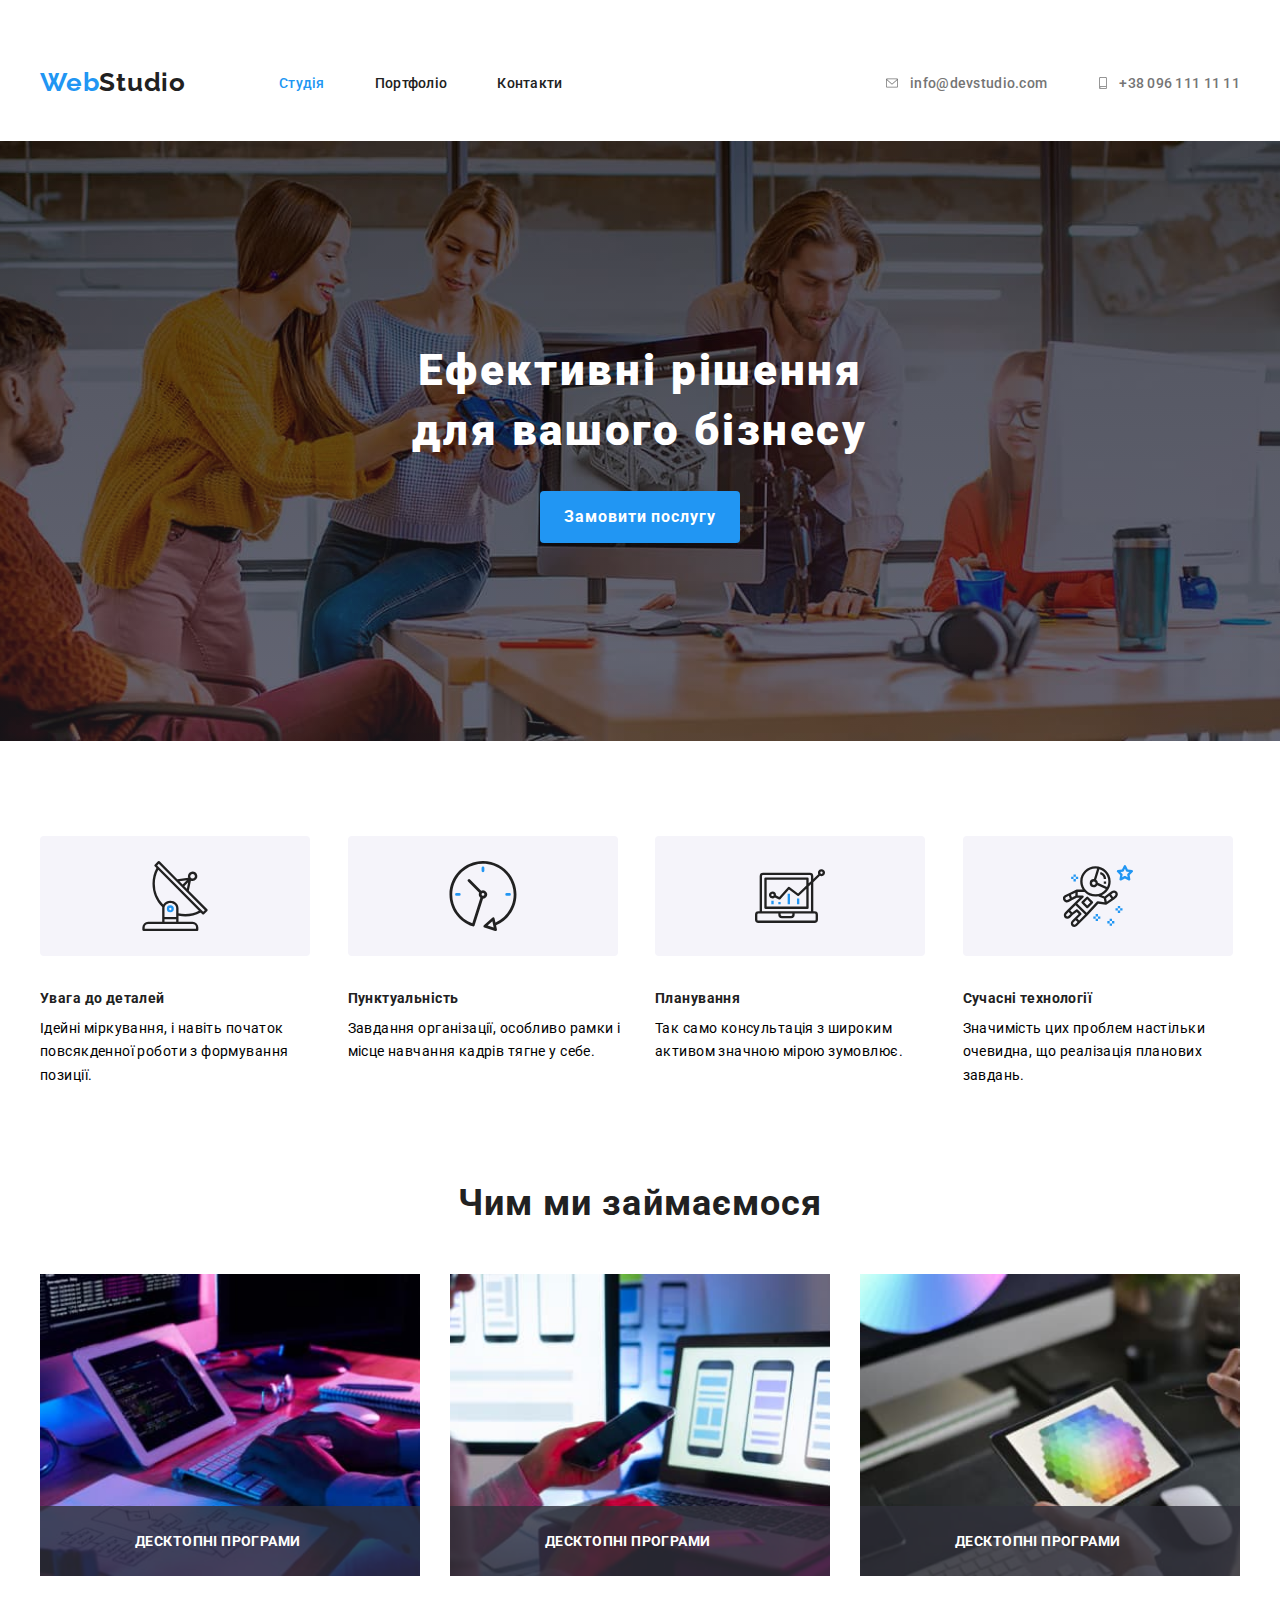
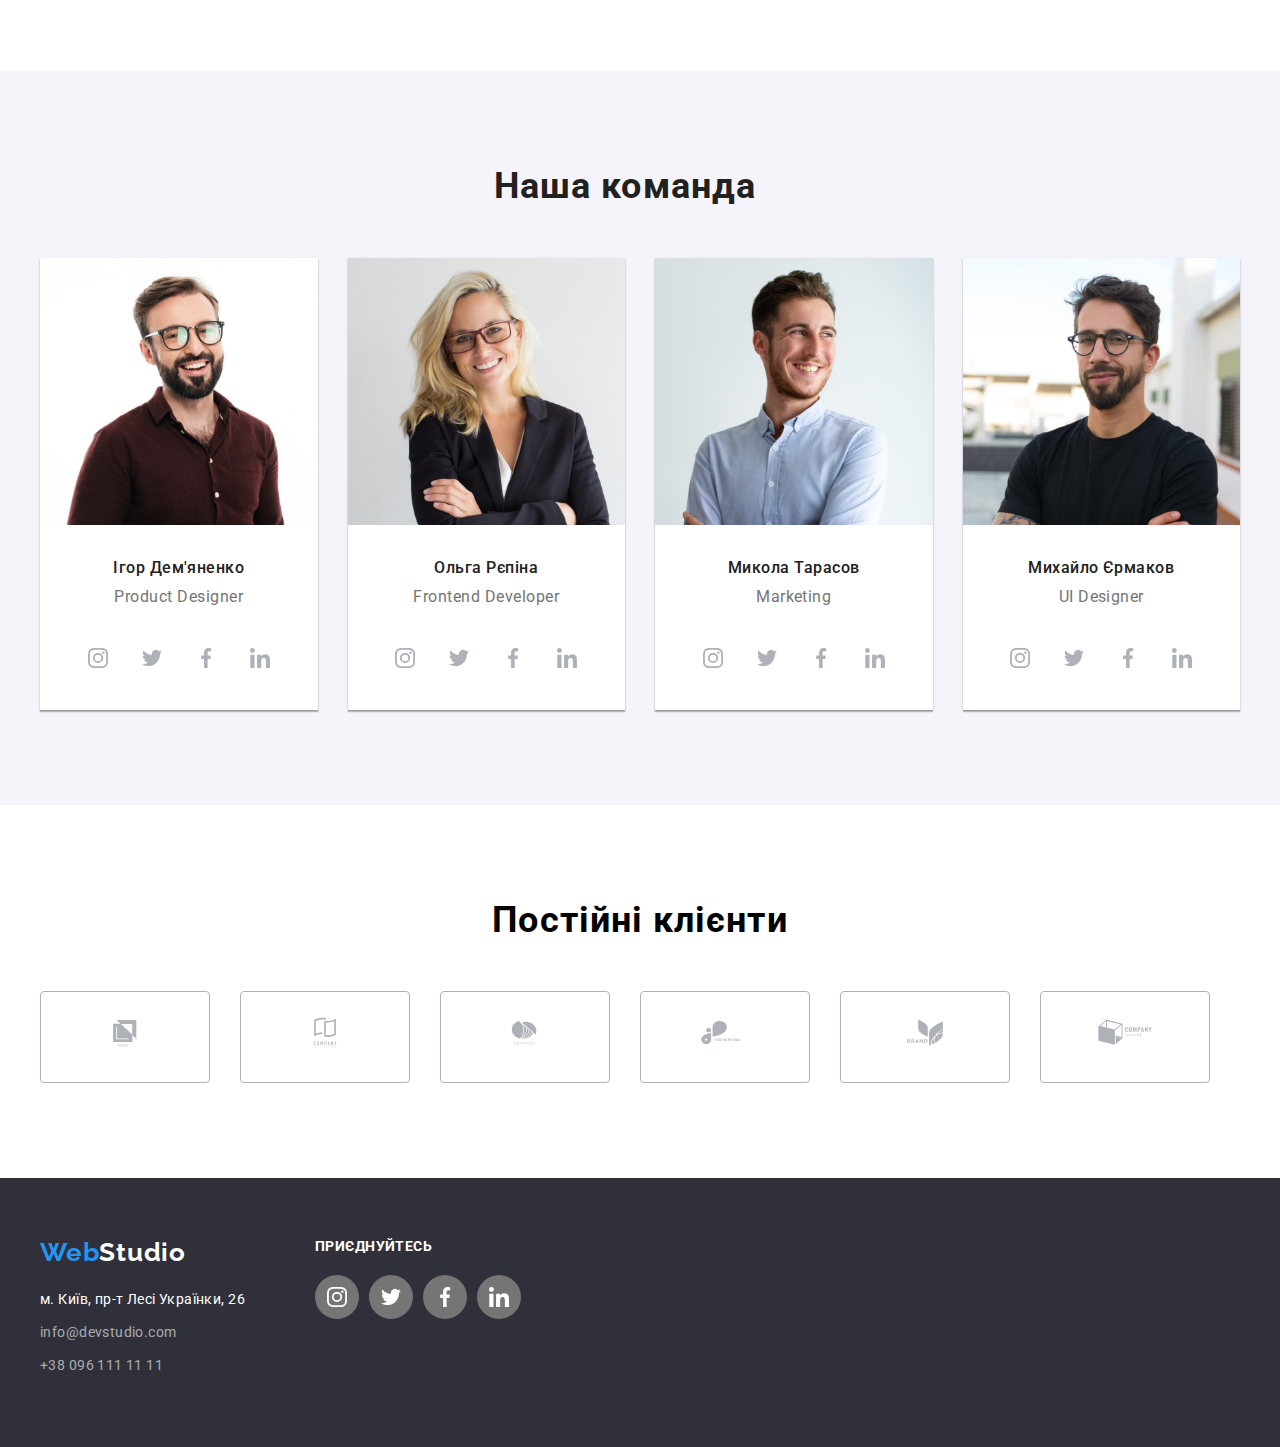
<file: index.html>
<!DOCTYPE html>
<html lang="en">
    <head>
        <meta charset="UTF-8">
        <meta http-equiv="X-UA-Compatible" content="IE=edge">
        <meta name="viewport" content="width=device-width, initial-scale=1.0">
        <title>webstudio</title>
        <link href="https://fonts.googleapis.com/css2?family=Raleway:wght@700&family=Roboto:wght@400;500;700;900&display=swap" rel="stylesheet">
        <link rel="stylesheet" href="https://cdnjs.cloudflare.com/ajax/libs/modern-normalize/2.0.0/modern-normalize.min.css">
        <link rel="stylesheet" href="./css/styles.css">
    </head>
    <body>

        <!-- шапка сайту -->
        <header class="header">
            <div class="container main__nav">
                <a href="/" class="header__link logo">Web<span class="header__color-logo">Studio</span>
                </a>
        
                <!-- навігація -->
                <nav class="navigation">
                    <ul class="navigation__list">
                        <li class="navigation__list-item">
                            <a class="navigation__link current" href="">Студія</a>
                        </li>

                        <li class="navigation__list-item">
                            <a class="navigation__link" href="./portfolio.html">Портфоліо</a>
                        </li>

                        <li class="navigation__list-item">
                            <a class="navigation__link" href="">Контакти</a>
                        </li>
                    </ul>
                </nav>
                <ul class="contacts__list">
                    <li class="contacts__list-item">
                        <a href="mailto:info@devstudio.com" class="contacts__list-link">
                            <svg class="contacts__icon" width="16" height="12">
                                <use href="./images/sprite.svg#icon-envelope"></use>
                            </svg>info@devstudio.com
                        </a>
                    </li>

                    <li class="contacts__list-item">
                        <a href="tel:+380961111111" class="contacts__list-link">
                            <svg class="contacts__icon" width="12" height="16">
                                <use href="./images/sprite.svg#icon-smartphone"></use>
                            </svg>+38 096 111 11 11
                        </a>
                    </li>
                </ul>
            </div>
        </header>
        <main>

            <!-- секція герой -->
            <section class="hiro">
                <div class="container">

                    <!-- модальне вікно -->
                    <div class="backdrop is-hidden" data-backdrop>
                        <div class="modal">
                            <button type="button" data-modal-close>закрити</button>
                        </div>
                    </div>
                    <h1 class="hiro__title">Ефективні рішення <br> для вашого бізнесу</h1>
                    <button type="button" class="hiro__button" data-modal-open>Замовити послугу</button>
                </div>
            </section>

            <!-- інноваційні рішення -->
            <section class="innovations">
                <div class="container">
                    <ul class="innovations__list">
                        <li class="innovations__list-item">
                            <svg class="innovations__icon" width="70" height="70">
                                <use href="./images/sprite.svg#icon-antenna"></use>
                            </svg>
                            <h2 class="innovations__title color__title">Увага до деталей</h2>
                            <p class="innovations__text">Ідейні міркування, і навіть початок повсякденної роботи з формування позиції.</p>
                        </li>

                        <li class="innovations__list-item">
                            <svg class="innovations__icon" width="70" height="70">
                                <use href="./images/sprite.svg#icon-clock"></use>
                            </svg>
                            <h2 class="innovations__title color__title">Пунктуальність</h2>
                            <p class="innovations__text">Завдання організації, особливо рамки і місце навчання кадрів тягне у себе.</p>
                        </li>

                        <li class="innovations__list-item">
                            <svg class="innovations__icon" width="70" height="70">
                                <use href="./images/sprite.svg#icon-diagram"></use>
                            </svg>
                            <h2 class="innovations__title color__title">Планування</h2>
                            <p class="innovations__text">Так само консультація з широким активом значною мірою зумовлює.</p>
                        </li>

                        <li class="innovations__list-item">
                            <svg class="innovations__icon" width="70" height="70">
                                <use href="./images/sprite.svg#icon-astronaut"></use>
                            </svg>
                            <h2 class="innovations__title color__title">Сучасні технології</h2>
                            <p class="innovations__text">Значимість цих проблем настільки очевидна, що реалізація планових завдань.</p>
                        </li>
                    </ul>
                </div>
            </section>

            <!-- приклади робіт -->
            <section class="work">
                <div class="container">
                    <h3 class="work__title color__title">Чим ми займаємося</h3>
                    <ul class="work__list">
                        <li class="work__list-item">
                            <div class="img__thumb">
                                <img class="work__img" src="./images/picture1.jpg" alt="" width="370">
                                <p class="work__list-text">Десктопні програми</p>
                            </div>    
                        </li>

                        <li class="work__list-item">
                            <div class="img__thumb">
                                <img class="work__img" src="./images/picture2.jpg" alt="" width="370">
                                <p class="work__list-text">Десктопні програми</p>
                            </div>
                        </li>

                        <li class="work__list-item">
                            <div class="img__thumb">
                                <img class="work__img" src="./images/picture3.jpg" alt="" width="370">
                                <p class="work__list-text">Десктопні програми</p>
                            </div>
                        </li>
                    </ul>
                </div>
            </section>
            
            <!-- команда професіоналів -->
            <section class="team">
            <div class="container">
                <h3 class="team__title color__title">Наша команда</h3>
                <ul class="team__list">
                    <li class="team__list-item">
                        <img class="team__list-photo" src="./images/portrait1.jpg" alt="" width="270">
                        <p class="team__text">Ігор Дем'яненко</p>
                        <p class="team__list-text">Product Designer</p>
                        
                        <!-- соціяльні мережі -->
                        <ul class="social-networks">
                            <li class="social-networks__list">
                                <a class="social-netvorks-link" href="">
                                    <svg class="social-networks__icon" width="20" height="20">
                                        <use href="./images/sprite.svg#icon-instagram"></use>
                                    </svg>
                                </a>
                            </li>
            
                            <li class="social-networks__list">
                                <a class="social-netvorks-link" href="">
                                    <svg class="social-networks__icon" width="20" height="20">
                                        <use href="./images/sprite.svg#icon-twitter"></use>
                                    </svg>
                                </a>
                            </li>

                            <li class="social-networks__list">
                                <a class="social-netvorks-link" href="">
                                    <svg class="social-networks__icon" width="20" height="20">
                                        <use href="./images/sprite.svg#icon-facebook"></use>
                                    </svg>
                                </a>
                            </li>

                            <li class="social-networks__list">
                                <a class="social-netvorks-link" href="">
                                    <svg class="social-networks__icon" width="20" height="20">
                                    <use href="./images/sprite.svg#icon-linkedin"></use>
                                </svg>
                            </a>
                            </li>
                        </ul>
                    </li>

                    <li class="team__list-item">
                        <img class="team__list-photo" src="./images/portrait2.jpg" alt="" width="270">
                        <p class="team__text">Ольга Рєпіна</p>
                        <p class="team__list-text">Frontend Developer</p>

                        <!-- соціяльні мережі -->
                        <ul class="social-networks">
                            <li class="social-networks__list">
                                <a class="social-netvorks-link" href="">
                                    <svg class="social-networks__icon" width="20" height="20">
                                        <use href="./images/sprite.svg#icon-instagram"></use>
                                    </svg>
                                </a>
                            </li>
            
                            <li class="social-networks__list">
                                <a class="social-netvorks-link" href="">
                                    <svg class="social-networks__icon" width="20" height="20">
                                        <use href="./images/sprite.svg#icon-twitter"></use>
                                    </svg>
                                </a>
                            </li>

                            <li class="social-networks__list">
                                <a class="social-netvorks-link" href="">
                                    <svg class="social-networks__icon" width="20" height="20">
                                        <use href="./images/sprite.svg#icon-facebook"></use>
                                    </svg>
                                </a>
                            </li>

                            <li class="social-networks__list">
                                <a class="social-netvorks-link" href="">
                                    <svg class="social-networks__icon" width="20" height="20">
                                    <use href="./images/sprite.svg#icon-linkedin"></use>
                                </svg>
                            </a>
                            </li>
                        </ul>
                    </li>

                    <li class="team__list-item">
                        <img class="team__list-photo" src="./images/portrait3.jpg" alt="" width="270">
                        <p class="team__text">Микола Тарасов</p>
                        <p class="team__list-text">Marketing</p>

                        <!-- соціяльні мережі -->
                        <ul class="social-networks">
                            <li class="social-networks__list">
                                <a class="social-netvorks-link" href="">
                                    <svg class="social-networks__icon" width="20" height="20">
                                        <use href="./images/sprite.svg#icon-instagram"></use>
                                    </svg>
                                </a>
                            </li>
            
                            <li class="social-networks__list">
                                <a class="social-netvorks-link" href="">
                                    <svg class="social-networks__icon" width="20" height="20">
                                        <use href="./images/sprite.svg#icon-twitter"></use>
                                    </svg>
                                </a>
                            </li>

                            <li class="social-networks__list">
                                <a class="social-netvorks-link" href="">
                                    <svg class="social-networks__icon" width="20" height="20">
                                        <use href="./images/sprite.svg#icon-facebook"></use>
                                    </svg>
                                </a>
                            </li>

                            <li class="social-networks__list">
                                <a class="social-netvorks-link" href="">
                                    <svg class="social-networks__icon" width="20" height="20">
                                    <use href="./images/sprite.svg#icon-linkedin"></use>
                                </svg>
                            </a>
                            </li>
                        </ul>
                    </li>

                    <li class="team__list-item">
                        <img class="team__list-photo" src="./images/portrait4.jpg" alt="" width="270">
                        <p class="team__text">Михайло Єрмаков</p>
                        <p class="team__list-text">UI Designer</p>

                        <!-- соціяльні мережі -->
                        <ul class="social-networks">
                            <li class="social-networks__list">
                                <a class="social-netvorks-link" href="">
                                    <svg class="social-networks__icon" width="20" height="20">
                                        <use href="./images/sprite.svg#icon-instagram"></use>
                                    </svg>
                                </a>
                            </li>
            
                            <li class="social-networks__list">
                                <a class="social-netvorks-link" href="">
                                    <svg class="social-networks__icon" width="20" height="20">
                                        <use href="./images/sprite.svg#icon-twitter"></use>
                                    </svg>
                                </a>
                            </li>

                            <li class="social-networks__list">
                                <a class="social-netvorks-link" href="">
                                    <svg class="social-networks__icon" width="20" height="20">
                                        <use href="./images/sprite.svg#icon-facebook"></use>
                                    </svg>
                                </a>
                            </li>

                            <li class="social-networks__list">
                                <a class="social-netvorks-link" href="">
                                    <svg class="social-networks__icon" width="20" height="20">
                                    <use href="./images/sprite.svg#icon-linkedin"></use>
                                </svg>
                            </a>
                            </li>
                        </ul>
                    </li>
                </ul>
            </div>
            </section>

            <!-- постійні клієнти -->
            <section class="clients">
                <div class="container">
                    <h2 class="clients__title">Постійні клієнти</h2>
                    <ul class="clients__list">
                        <li class="clients__list-item">
                            <a class="clients__list-link" href="">
                                <svg class="clients__icon" width="106" height="60">
                                    <use href="./images/sprite.svg#icon-company"></use>
                                </svg>
                            </a>
                        </li>

                        <li class="clients__list-item">
                            <a class="clients__list-link" class="client__item-link" href="">
                                <svg class="clients__icon" width="106" height="60">
                                    <use href="./images/sprite.svg#icon-company1"></use>
                                </svg>
                            </a>
                        </li>

                        <li class="clients__list-item">
                            <a class="clients__list-link" class="client__item-link" href="">
                                <svg class="clients__icon" width="106" height="60">
                                    <use href="./images/sprite.svg#icon-company2"></use>
                                </svg>
                            </a>
                        </li>

                        <li class="clients__list-item">
                            <a class="clients__list-link" class="client__item-link" href="">
                                <svg class="clients__icon" width="106" height="60">
                                    <use href="./images/sprite.svg#icon-company3"></use>
                                </svg>
                            </a>
                        </li>

                        <li class="clients__list-item">
                            <a class="clients__list-link" class="client__item-link" href="">
                                <svg class="clients__icon" width="106" height="60">
                                    <use href="./images/sprite.svg#icon-company4"></use>
                                </svg>
                            </a>
                        </li>

                        <li class="clients__list-item">
                            <a class="clients__list-link" class="client__item-link" href="">
                                <svg class="clients__icon" width="106" height="60">
                                    <use href="./images/sprite.svg#icon-company5"></use>
                                </svg>
                            </a>
                        </li>
                    </ul>
                </div>
            </section>
        </main>

        <!-- подвал -->
        <footer class="footer">
            <div class="container positioning">
                <div>
                    <a class="footer__link logo" href="/">Web<span class="footer__color-logo">Studio</span></a>
                    <div class="container__address">
                        <address class="address">
                            м. Київ, пр-т Лесі Українки, 26
                        </address>
                        <ul class="footer__list">
                            <li class="footer__list-item">
                                <a class="footer__list-link" href="mailto:info@devstudio.com">info@devstudio.com</a>
                            </li>
                            <li class="footer__list-item">
                                <a class="footer__list-link" href="tel:+380961111111">+38 096 111 11 11</a>
                            </li>
                        </ul>
                    </div>
                </div>

                <div>
                    <h3 class="community__title">приєднуйтесь</h3>
                    <ul class="community__item">
                        <li class="community__list">
                            <a class="community__link" href="">
                                <svg class="community__icon" width="20" height="20">
                                    <use href="./images/sprite.svg#icon-instagram"></use>
                                </svg>
                            </a>
                        </li>

                        <li class="community__list">
                            <a class="community__link" href="">
                                <svg class="community__icon" width="20" height="20">
                                    <use href="./images/sprite.svg#icon-twitter"></use>
                                </svg>
                            </a>
                        </li>

                        <li class="community__list">
                            <a class="community__link" href="">
                                <svg class="community__icon" width="20" height="20">
                                    <use href="./images/sprite.svg#icon-facebook"></use>
                                </svg>
                            </a>
                        </li>

                        <li class="community__list">
                            <a class="community__link" href="">
                                <svg class="community__icon" width="20" height="20">
                                    <use href="./images/sprite.svg#icon-linkedin"></use>
                                </svg>
                            </a>
                        </li>
                    </ul>
                </div>
            </div>
        </footer>

        <script>
            const refs = {
                openModalBtn: document.querySelector("[data-modal-open]"),
                closeModalBtn: document.querySelector("[data-modal-close]"),
                backdrop: document.querySelector("[data-backdrop]"),
            };

            refs.openModalBtn.addEventListener("click", toggleModal);
            refs.closeModalBtn.addEventListener("click", toggleModal);

            refs.backdrop.addEventListener("click", logBackdropClick);

            function toggleModal() {
                refs.backdrop.classList.toggle("is-hidden");
            }
        </script>
    </body>
</html>
</file>
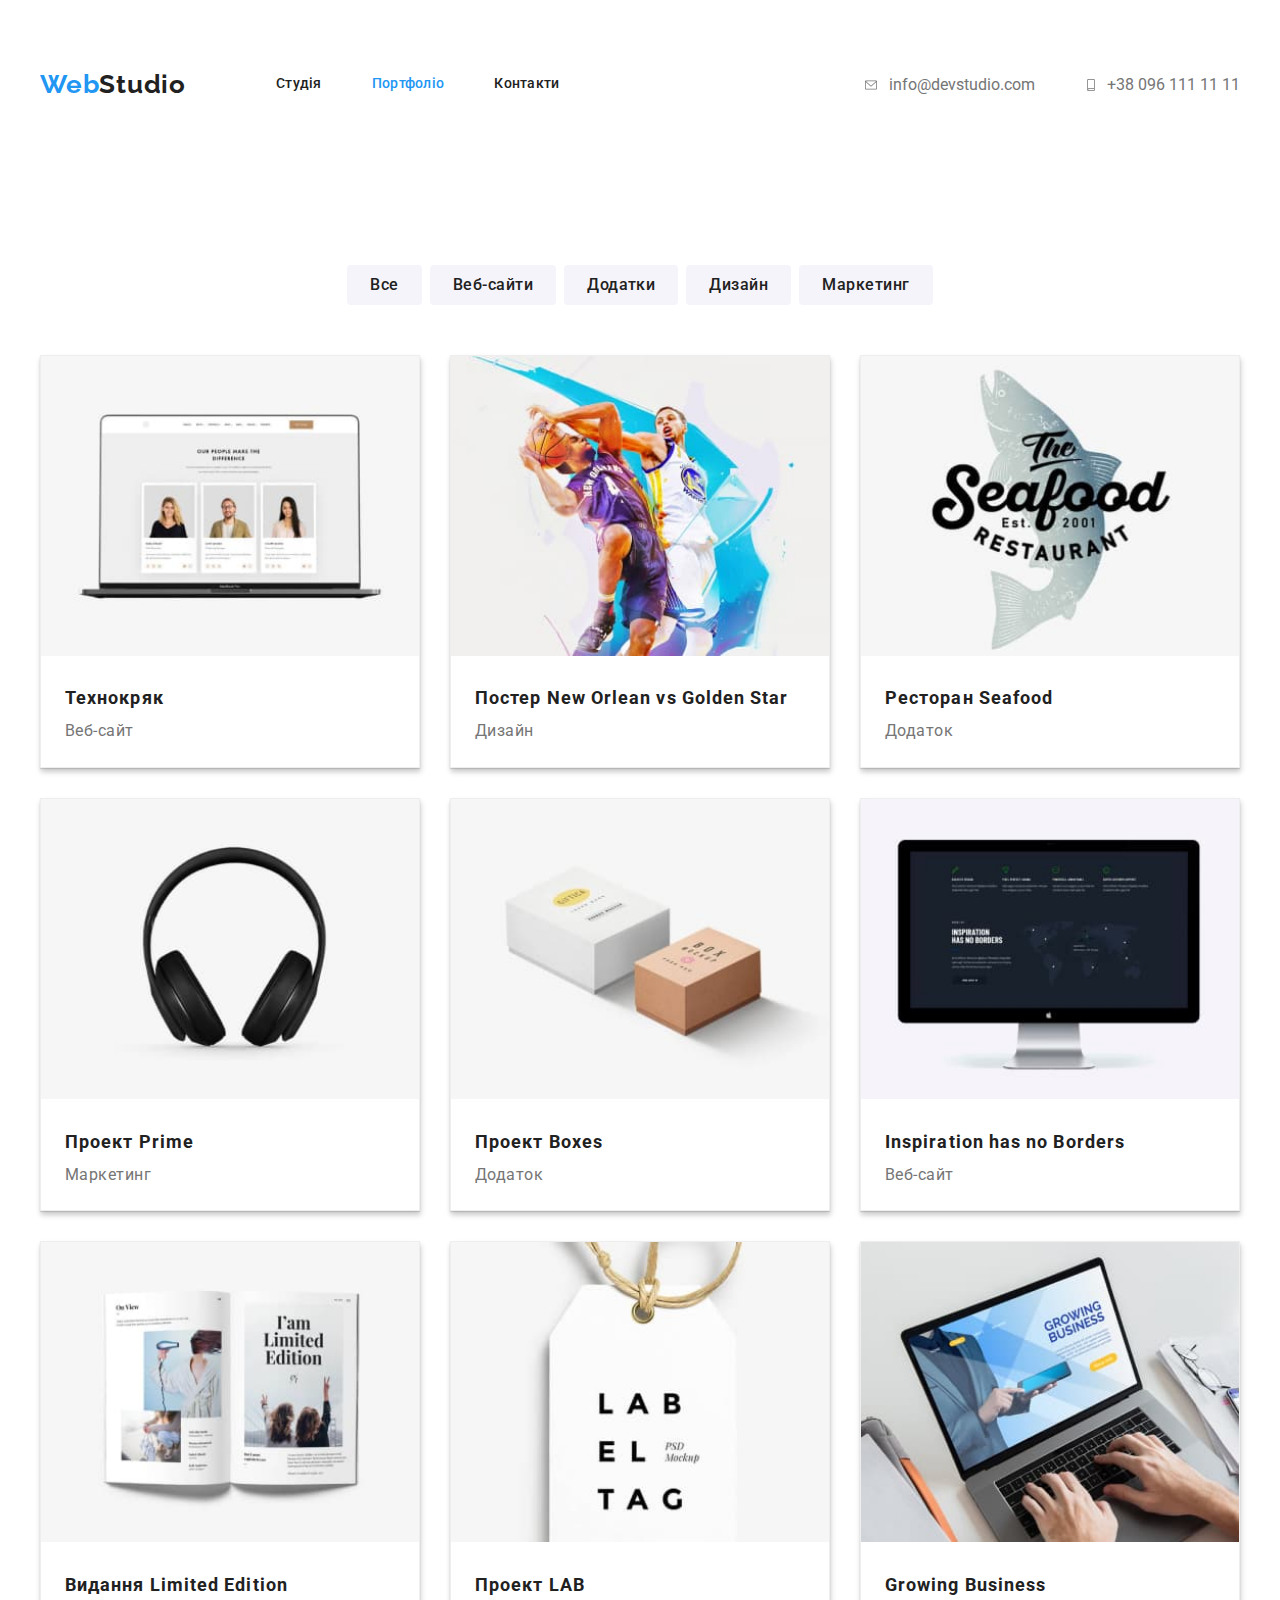
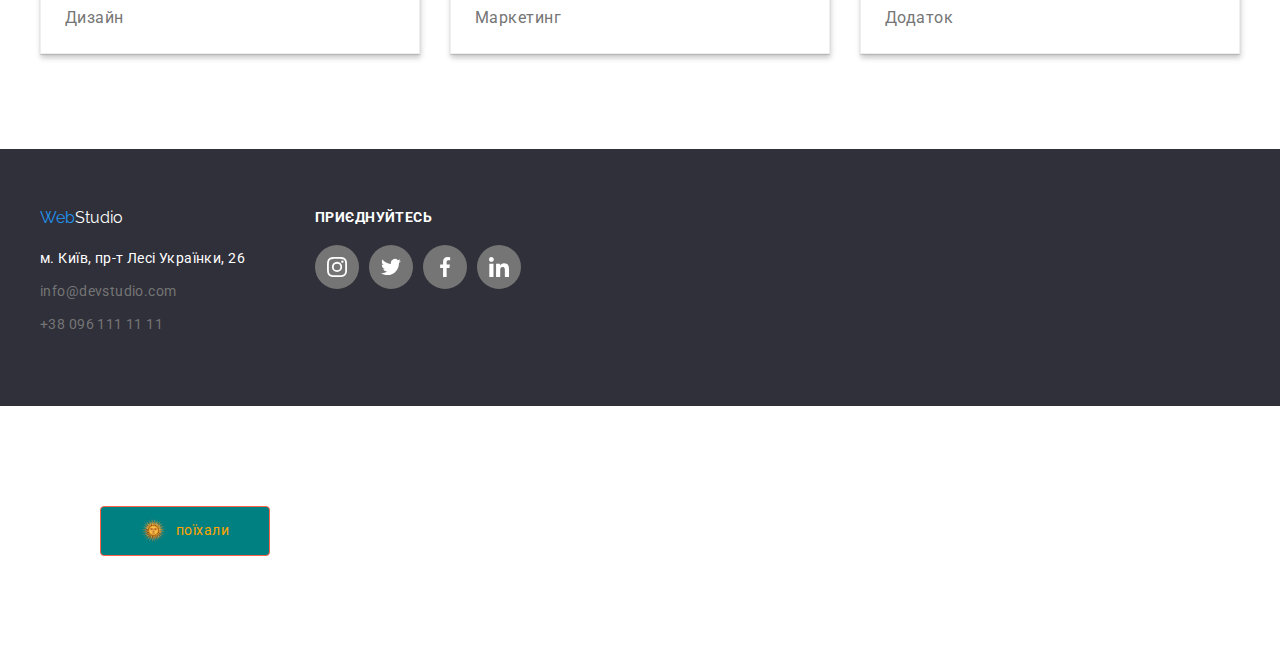
<file: portfolio.html>
<!DOCTYPE html>
<html lang="en">
    <head>
        <meta charset="UTF-8">
        <meta http-equiv="X-UA-Compatible" content="IE=edge">
        <meta name="viewport" content="width=device-width, initial-scale=1.0">
        <title>webstudio</title>
        <link href="https://fonts.googleapis.com/css2?family=Raleway:wght@700&family=Roboto:wght@400;500;700;900&display=swap" rel="stylesheet">
        <link rel="stylesheet" href="https://cdnjs.cloudflare.com/ajax/libs/modern-normalize/2.0.0/modern-normalize.min.css">
        <link rel="stylesheet" href="./css/portfolio.css">
    </head>

    <body>
        <!-- шапка сайту -->
        <header class="portfolio__header">
            <div class="container flex__header">
                <a class="portfolio__header-link portfolio__logo" href="./index.html">Web<span class="portfolio__header-logo">Studio</span>
                </a>
        
                <!-- навігація сайта -->
                <nav class="portfolio__nav">
                    <ul class="nav__list">
                        <li class="nav__list-item">
                            <a class="nav__list-link nav__font" href="./index.html">Студія</a>
                        </li>
                        <li class="nav__list-item">
                            <a class="nav__list-link nav__font current" href="./portfolio.html">Портфоліо</a>
                        </li>
                        <li class="nav__list-item">
                            <a class="nav__list-link nav__font" href="">Контакти</a>
                        </li>
                    </ul>
                </nav>
                <ul class="portfolio__contacts">
                    <li class="portfolio__contacts-item">
                        <a class="portfolio__contacts-link contacts-link" href="mailto:info@devstudio.com">
                            <svg class="contacts-icon" width="16" height="12">
                                <use href="./images/sprite.svg#icon-envelope"></use>
                            </svg>
                            info@devstudio.com
                        </a>
                    </li>
                    <li class="portfolio__contacts-item">
                        <a class="portfolio__contacts-link header__contacts" href="tel:+380961111111">
                            <svg class="contacts-icon" width="12" height="16">
                                <use href="./images/sprite.svg#icon-smartphone"></use>
                            </svg>
                            +38 096 111 11 11
                        </a>
                    </li>
                </ul>
            </div>
        </header>
        <main>

            <!-- навігація проектів -->
            <section class="projects">
                <div class="container">
                    <h1 class="projects__title">приклади наших розтобок</h1>
                    <ul class="projects__list">
                        <li class="projects__list-item">
                            <button class="projects__list-button" type="button">Все</button>
                        </li>
                        <li class="projects__list-item">
                            <button class="projects__list-button" type="button">Веб-сайти</button>
                        </li>
                        <li class="projects__list-item">
                            <button class="projects__list-button" type="button">Додатки</button>
                        </li>
                        <li class="projects__list-item">
                            <button class="projects__list-button" type="button">Дизайн</button>
                        </li>
                        <li class="projects__list-item">
                            <button class="projects__list-button" type="button">Маркетинг</button>
                        </li>
                    </ul>
                </div>
            </section>

            <!-- приклади робіт -->
            <section class="card-set">
                <div class="container">
                    <h2 class="card-set__title">приклади робіт</h2>
                    <ul class="card-set__list">
                        <li class="product-card__item card-set__item">
                            <a href="">
                                <div class="card-set__thumb">
                                    <img class="card-set__picture" src="./images/img1.jpg" alt="Веб-сайт" width="370">
                                    <div class="overlay-box">
                                        <p class="overlay-text">
                                            Технокрик це сучасний майданчик поширення коронавірусу. 
                                            Компанії використовують цю платформу для цифрового шпигунства та 
                                            атак на захищені сервери конкурентів.
                                        </p>
                                    </div>
                                </div>

                                <div class="card__text">
                                    <p class="card-set__primary-text">Технокряк</p>
                                    <p class="card-set__secondary-text">Веб-сайт</p>
                                </div>
                            </a>
                        </li>

                        <li class="product-card__item card-set__item">
                            <a href="">
                                <div class="card-set__thumb">
                                    <img class="card-set__picture" src="./images/img2.jpg" alt="Веб-сайт" width="370">
                                    <div class="overlay-box">
                                        <p class="overlay-text">
                                            Технокрик це сучасний майданчик поширення коронавірусу. 
                                            Компанії використовують цю платформу для цифрового шпигунства та 
                                            атак на захищені сервери конкурентів.
                                        </p>
                                    </div>

                                </div>
                                <div class="card__text">
                                    <p class="card-set__primary-text">Постер New Orlean vs Golden Star</p>
                                    <p class="card-set__secondary-text">Дизайн</p> 
                                </div>
                            </a>
                        </li>

                        <li class="product-card__item card-set__item">
                            <a href="">
                                <div class="card-set__thumb">
                                    <img class="card-set__picture" src="./images/img3.jpg" alt="Веб-сайт" width="370">
                                    <div class="overlay-box">
                                        <p class="overlay-text">
                                            Технокрик це сучасний майданчик поширення коронавірусу. 
                                            Компанії використовують цю платформу для цифрового шпигунства та 
                                            атак на захищені сервери конкурентів.
                                        </p>
                                    </div>

                                </div>
                                <div class="card__text">
                                    <p class="card-set__primary-text">Ресторан Seafood</p>
                                    <p class="card-set__secondary-text">Додаток</p> 
                                </div>
                            </a>                  
                        </li>
                        
                        <li class="product-card__item card-set__item">
                            <a href="">
                                <div class="card-set__thumb">
                                    <img class="card-set__picture" src="./images/img4.jpg" alt="Веб-сайт" width="370">
                                    <div class="overlay-box">
                                        <p class="overlay-text">
                                            Технокрик це сучасний майданчик поширення коронавірусу. 
                                            Компанії використовують цю платформу для цифрового шпигунства та 
                                            атак на захищені сервери конкурентів.
                                        </p>
                                    </div>

                                </div>
                                <div class="card__text">
                                    <p class="card-set__primary-text">Проект Prime</p>
                                    <p class="card-set__secondary-text">Маркетинг</p>
                                </div> 
                            </a>                   
                        </li>

                        <li class="product-card__item card-set__item">
                            <a href="">
                                <div class="card-set__thumb">
                                    <img class="card-set__picture" src="./images/img5.jpg" alt="Веб-сайт" width="370">
                                    <div class="overlay-box">
                                        <p class="overlay-text">
                                            Технокрик це сучасний майданчик поширення коронавірусу. 
                                            Компанії використовують цю платформу для цифрового шпигунства та 
                                            атак на захищені сервери конкурентів.
                                        </p>
                                    </div>

                                </div>
                                <div class="card__text">
                                    <p class="card-set__primary-text">Проект Boxes</p>
                                    <p class="card-set__secondary-text">Додаток</p> 
                                </div>
                            </a>                  
                        </li>

                        <li class="product-card__item card-set__item">
                            <a href="">
                                <div class="card-set__thumb">
                                    <img class="card-set__picture" src="./images/img6.jpg" alt="Веб-сайт" width="370">
                                    <div class="overlay-box">
                                        <p class="overlay-text">
                                            Технокрик це сучасний майданчик поширення коронавірусу. 
                                            Компанії використовують цю платформу для цифрового шпигунства та 
                                            атак на захищені сервери конкурентів.
                                        </p>
                                    </div>

                                </div>
                                <div class="card__text">
                                    <p class="card-set__primary-text">Inspiration has no Borders</p>
                                    <p class="card-set__secondary-text">Веб-сайт</p>
                                </div> 
                            </a>                   
                        </li>

                        <li class="product-card__item card-set__item">
                            <a href="">
                                <div class="card-set__thumb">
                                    <img class="card-set__picture" src="./images/img7.jpg" alt="Веб-сайт" width="370">
                                    <div class="overlay-box">
                                        <p class="overlay-text">
                                            Технокрик це сучасний майданчик поширення коронавірусу. 
                                            Компанії використовують цю платформу для цифрового шпигунства та 
                                            атак на захищені сервери конкурентів.
                                        </p>
                                    </div>

                                </div>
                                <div class="card__text">
                                    <p class="card-set__primary-text">Видання Limited Edition</p>
                                    <p class="card-set__secondary-text">Дизайн</p>
                                </div> 
                            </a>                  
                        </li>

                        <li class="product-card__item card-set__item">
                            <a href="">
                                <div class="card-set__thumb">
                                    <img class="card-set__picture" src="./images/img8.jpg" alt="Веб-сайт" width="370">
                                    <div class="overlay-box">
                                        <p class="overlay-text">
                                            Технокрик це сучасний майданчик поширення коронавірусу. 
                                            Компанії використовують цю платформу для цифрового шпигунства та 
                                            атак на захищені сервери конкурентів.
                                        </p>
                                    </div>

                                </div>
                                <div class="card__text">
                                    <p class="card-set__primary-text">Проект LAB</p>
                                    <p class="card-set__secondary-text">Маркетинг</p>
                                </div> 
                            </a>                  
                        </li>
                        
                        <li class="product-card__item card-set__item">
                            <a href="">
                                <div class="card-set__thumb">
                                    <img class="card-set__picture" src="./images/img9.jpg" alt="Веб-сайт" width="370">
                                    <div class="overlay-box">
                                        <p class="overlay-text">
                                            Технокрик це сучасний майданчик поширення коронавірусу. 
                                            Компанії використовують цю платформу для цифрового шпигунства та 
                                            атак на захищені сервери конкурентів.
                                        </p>
                                    </div>

                                </div>
                                <div class="card__text">
                                    <p class="card-set__primary-text">Growing Business</p>
                                    <p class="card-set__secondary-text">Додаток</p> 
                                </div>
                            </a>                   
                        </li>
                    </ul>
                </div>
            </section>
        </main>

        <!--портфоліо подвал -->
        <footer class="portfolio__footer">
            <div class="container container-flex">
                <div>
                    <a class="portfolio__footer-link portfolio__footer-logo" href="/">Web<span class="portfolio__footer__color-logo">Studio</span>
                    </a>
                    <address class="portfolio__addres">
                        м. Київ, пр-т Лесі Українки, 26
                    </address>
                    <ul class="portfolio__footer-list">
                        <li class="portfolio__footer-item portfolio__footer-contacts">
                            <a class="footer__contacts-link" href="mailto:info@devstudio.com">info@devstudio.com</a>
                        </li>
    
                        <li class="portfolio__footer-item portfolio__footer-contacts">
                            <a class="footer__contacts-link" href="tel:+380961111111">+38 096 111 11 11</a>
                        </li>
                    </ul>    
                </div>

                 <!-- футер соціальні мережі -->
                <div>
                    <h3 class="footer-text">приєднуйтесь</h3>
                    <ul class="portfolio-community">
                        <li class="portfolio-community__list">
                            <a class="portfolio-community__link" href="">
                                <svg class="portfolio-community__icon" width="20" height="20">
                                    <use href="./images/sprite.svg#icon-instagram"></use>
                                </svg>
                            </a>
                        </li>
                        <li class="portfolio-community__list">
                            <a class="portfolio-community__link" href="">
                                <svg class="portfolio-community__icon" width="20" height="20">
                                    <use href="./images/sprite.svg#icon-twitter"></use>
                                </svg>
                            </a>
                        </li>
                        <li class="portfolio-community__list">
                            <a class="portfolio-community__link" href="">
                                <svg class="portfolio-community__icon" width="20" height="20">
                                    <use href="./images/sprite.svg#icon-facebook"></use>
                                </svg>
                            </a>
                        </li>
                        <li class="portfolio-community__list">
                            <a class="portfolio-community__link" href="">
                                <svg class="portfolio-community__icon" width="20" height="20">
                                    <use href="./images/sprite.svg#icon-linkedin"></use>
                                </svg>
                            </a>
                        </li>
                    </ul>
                </div>
            </div>
        </footer>

        <section>
            <button class="clik" type="button">
                поїхали
            </button>
        </section>
    </body>    
</html>
</file>
<file: css/styles.css>
:root {
    --primeri-title-color: #212121;
    --accent-color: #2196f3;
    --background: #2f303a;
    --footer-contacts-color: rgba(255, 255, 255, 0.6);
    --primeri-text-color: #757575;
    --white-color: #ffffff;
    --background-teat-section: #f5f4fa;
    --background-hiro: #c4c4c4;
    --clients-color:#afb1b8;
    --box-shadow-modal: 0 2px 1px 0 rgba(0, 0, 0, 0.2),
    0 1px 1px 0 rgba(0, 0, 0, 0.14), 0 1px 3px 0 
    rgba(0, 0, 0, 0.12);
    --backdrop-color: rgba(0, 0, 0, 0.2);
    --transform: cubic-bezier(0.4, 0, 0.2, 1);

}

/* глобальний селектор */
html {
    box-sizing: border-box;
}

*,
::before,
::after {
    box-sizing: inherit;
    list-style: none;
    text-decoration: none;

    margin: 0;
    padding: 0;
}

body {
    font-family: roboto, sans-serif;
}

.container {
    margin-left: auto;
    margin-right: auto;
    width: 1230px;
    padding-left: 15px;
    padding-right: 15px;
    /* outline: 1px solid tomato; */
}

.color__title,
.team__text {
    color: var(--primeri-title-color);
}

/* шапка сайту */
.header {
    display: flex;

    padding-top: 25px;
}

.main__nav {
    display: flex;
    align-items: center;
}

/* логотип */
.logo {
    font-family: raleway, sans-serif;
    font-weight: 700;
    font-size: 26px;
    letter-spacing: 0.03em;

    color: var(--accent-color);
}

.header__color-logo {
    color: var(--primeri-title-color);
}

/* навігація */
.navigation__list {
    display: flex;

    margin-left: 93px;
}

.navigation__list-item {
    position: relative;
    color: var(--accent-color);

}

.navigation__link::after {
    content:"";
    background-color: var(--accent-color);
    display: block;
    position: absolute;
    opacity: 0;

    left: 0;
    bottom: 0;
    width: 100%;
    height: 4px;

    border-radius: 2px;

    transition: opacity 250ms var(--transform);
}

.navigation__link:hover::after {
    opacity: 1;
}

.navigation__list-item:not(:last-child) {
    margin-right: 50px;

}

.navigation__link {
    display: inline-block;

    padding-top: 50px;
    padding-bottom: 50px;

    transition: color 250ms var(--transform);
}

.navigation__link {
    color: var(--primeri-title-color);
}

.navigation__link.current {
    color: var(--accent-color);
}

.navigation__link:hover,
.navigation__link:focus {
    color: var(--accent-color);
    cursor: pointer;
}


.navigation__link,
.contacts__list-link {
    font-weight: 500;
    font-size: 14px;
    letter-spacing: 0.02em;

    transition: color 250ms var(--transform);
}

/* контакти */
.contacts__list {
    display: flex;

    margin-left: auto;
}

.contacts__list .contacts__list-item + .contacts__list-item {
    margin-left: 50px;
}

.contacts__list-link {
    display: inline-flex;
    align-items: center;
    text-decoration: none;

    color: var(--primeri-text-color);

    padding-top: 50px;
    padding-bottom: 50px;

}
.contacts__list-link:hover,
.contacts__list-link:focus {
    color: var(--accent-color);
    cursor: pointer;
}

/* іконки svg */
.contacts__icon {
    display: inline-block;
    margin-right: 10px;
    fill: var(--primeri-text-color);
}

/* секція герой */
.hiro {
    background-image: linear-gradient(
        rgba(0,0,0,0.4), 
        rgba(47,48,58,0.4)),
    url(../images/bg-photo.jpg);
    background-color: var(--background);
    background-repeat: no-repeat;
    background-position: center;
    background-size: cover;

    text-align: center;

    max-width: 1600px;
    height: 600px;
    padding-top: 200px;
    padding-bottom: 200px;
    margin-bottom: 95px;
    margin-left: auto;
    margin-right: auto;

}

.hiro__title {
    color: var(--white-color);

    padding-bottom: 30px;

    font-weight: 900;
    font-size: 44px;
    line-height: 1.36;
    letter-spacing: 0.06em;
}

.hiro__button {
    background-color: var(--accent-color);
    color: var(--white-color);
    min-width: 200px;

    font-weight: 700;
    font-size: 16px;
    line-height: 1.87;
    letter-spacing: 0.06em;

    padding-top: 10px;
    padding-bottom: 10px;

    border: 1px solid transparent;
    border-radius: 4px;
}

/* модальне вікно */
.backdrop {
    position: fixed;
    top: 0;
    left: 0;

    width: 100%;
    height: 100%;

    background-color: var(--backdrop-color);
    z-index: 1;

    /* display: none; */

    transition: opacity 250ms var(--transform);
}

.backdrop.is-hidden {
    opacity: 0;
    pointer-events: none;
}

.backdrop.is-hidden .modal {
    transform: translate(-50%, -50%) scale(1.1);
}

.modal {
    position: absolute;

    top: 50%;
    left: 50%;
    transform: translate(-50%, -50%) scale(1);

    width: 528px;
    height: 581px;
    border-radius: 4px;

    padding: 8px;

    box-shadow: var(--box-shadow-modal);
    background-color: var(--white-color);

    transition: transform 250ms var(--transform);
}

/* іноваційні рішення */
.innovations {
    margin-bottom: 95px;
}

.innovations__list {
    display: flex;
}

.innovations__list-item {
    width: calc((100% - 90px) / 4);

    margin-right: 30px;
}

.innovations__list-item:nth-child(4n) {
    margin-right: 0;
}

.innovations__icon {
    background-color: var(--background-teat-section);

    border-radius: 4px;
    width: 270px;
    height: 120px;

    margin-bottom: 30px;
    padding: 25px 100px;
}

.innovations__title {
    font-weight: 700;
    font-size: 14px;
    letter-spacing: 0.03em;

    margin-bottom: 10px;
}

.innovations__text,
.address,
.footer__list-link {
    font-weight: 400;
    font-size: 14px;
    line-height: 1.7;
    letter-spacing: 0.03em;
}

/* приклади робіт */
.work {
    margin-bottom: 95px;
}

.work__list {
    display: flex;
}

.work__title {
    text-align: center;

    margin-bottom: 50px;
}

.work__title,
.team__title {
    font-weight: 700;
    font-size: 36px;
    letter-spacing: 0.03em;
}

.work__list-item:not(:last-child) {
    margin-right: 30px;
}

.work__list-item {
    width: 100%;
    position: relative;
}

.img__thumb::before {
    content:"";
    position: absolute;
    display: inline-block;

    width: 100%;
    height: 70px;
    bottom: 0;

    background-color: rgba(47, 48, 58, 0.8);
}

.work__img {
    display: block;
    width: 100%;
}

.work__list-text {
    display: inline-block;
    position: absolute;

    bottom: 0;
    padding: 27px 95px; 

    font-weight: 700;
    font-size: 14px;
    letter-spacing: 0.03em;
    text-transform: uppercase;

    color: var(--white-color);

}
/* команда професіоналів */
.team {
    background-color: var(--background-teat-section);

    padding-top: 95px;
    padding-bottom: 95px;
}

.team__title {
    padding-bottom: 50px;
    margin-right: 30px;

    text-align: center;
}

.team__list {
    display: flex;
    text-align: center;
}

.team__list-item {
    width: calc((100% - 90px) / 4);
    background-color: var(--white-color);
    box-shadow: 0 2px 1px 0 rgba(0, 0, 0, 0.2), 0 1px 1px 0 rgba(0, 0, 0, 0.14), 0 1px 3px 0 rgba(0, 0, 0, 0.12);

    margin-right: 30px;

}

.team__list-item:nth-child(4n) {
    margin-right: 0;
}

.team__list-photo {
    width: 100%;

    padding-bottom: 30px;
}

.team__text {
    font-weight: 500;
    font-size: 16px;
    letter-spacing: 0.03em;

    padding-bottom: 10px;
}

.team__list-text {
    color: var(--primeri-text-color);

    font-weight: 400;
    font-size: 16px;
    letter-spacing: 0.03em;

    padding-bottom: 30px;
}

/* соціальні мережі */
.social-networks {
    display: inline-flex;
    margin-bottom: 30px;
}

.social-networks__list {
    color: var(--clients-color);
    background-color: var(--white-color);

    display: inline-flex;
    justify-content: center;
    align-items: center;
    width: 44px;
    height: 44px;

    border-radius: 50%;

    transition: background-color 250ms var(--transform);

    
}

.social-networks__list:hover {
    background-color: var(--accent-color);
    fill: #fff;
}

.social-networks__list + .social-networks__list {
    margin-left: 10px;
}

.social-netvorks-link {
    display: flex;
    fill: var(--clients-color);
    padding: 12px;

    transition: fill 250ms var(--transform);
}

.social-netvorks-link:hover {
    fill: var(--white-color);
}

.social-netvorks__icon {
    align-items: center;
    
}

/* постійні клієнти */
.clients__title {
    font-weight: 700;
    font-size: 36px;
    letter-spacing: 0.03em;
    text-align: center;

    padding-top: 95px;
}

.clients__list {
    display: inline-flex;

    font-weight: 700;
    font-size: 36px;
    letter-spacing: 0.03em;
    text-align: center;

    padding-top: 50px;
    padding-bottom: 95px;
}

.clients__list-item {
    display: flex;
    
    width: 170px;
    height: 92px;
    border: 1px solid var(--clients-color);
    border-radius: 4px;
    justify-content: center;
    align-items: center;
    cursor: pointer;

    padding: 16px 32px;
}

.clients__list-item + .clients__list-item {
    margin-left: 30px;
}

.clients__icon {
    fill: var(--clients-color);
}

/* підвал */
.footer {
    display:flex;

    background-color: var(--background);

    padding-top: 60px;
    padding-bottom: 60px;
}

.footer__link {
    display: inline-block;

    margin-bottom: 20px;
}

.footer__color-logo,
.address {
    color: var(--white-color);
}

.container__address {
    margin-right: 70px;
}

.positioning {
    display: inline-flex
}

.address {
    margin-bottom: 9px;

    font-style: normal;
}

.footer__list-item {
    margin-bottom: 9px;
}

.footer__list-link {
    color: var(--footer-contacts-color);

    transition: 250ms color var(--transform);
}

.footer__list-link:hover,
.footer__list-link:focus {
    color: var(--accent-color);
    cursor: pointer;
}

/* комюніті */
.community__title {
    color: var(--white-color);

    font-weight: 700;
    font-size: 14px;
    letter-spacing: 0.03em;
    text-transform: uppercase;

    margin-bottom: 20px;
}

.community__item {
    display: inline-flex;
}

.community__list {
    display: inline-flex;
    align-items: center;
    justify-content: center;

    background-color: var(--primeri-text-color);

    width: 44px;
    height: 44px;
    border-radius: 50%;
    cursor: pointer;

    transition: background-color 250ms var(--transform);
}

.community__list:hover {
    background-color: var(--accent-color)
}

.community__icon {
    display: block;
    fill: var(--white-color);
}

.community__list + .community__list {
    margin-left: 10px;
}
</file>
<file: css/portfolio.css>
:root {
    --primeri-title-color: #212121;
    --accent-color: #2196f3;
    --background: #2f303a;
    --footer-contacts-color: rgba(255, 255, 255, 0.6);
    --primeri-text-color: #757575;
    --button-color: #f5f4fa;
    --white-color: #ffffff;
    --card__set-gap: 30px;
    --transform: cubic-bezier(0.4, 0, 0.2, 1);
}


/* глобальний селектор */
html {
    box-sizing: border-box;
}

*,
::before,
::after {
    box-sizing: inherit;
    list-style: none;
    text-decoration: none;

    margin: 0;
    padding: 0;
}

body {
    font-family: roboto, sans-serif;
} 

h1, h2 {
    display: none;
}

.container {
    margin-left: auto;
    margin-right: auto;
    width: 1230px;
    padding-left: 15px;
    padding-right: 15px;
    /* outline: 1px solid tomato; */
}

/* шапка сайту */
.portfolio__header {
    padding-bottom: 25px;
    margin-bottom: 95px;

    display: flex;
    padding-top: 25px;
}

.flex__header {
    display: flex;
    align-items: center;
}

/* логотип */
.portfolio__header-link {
    margin-right: 90px;
}

.portfolio__header-link,
.portfolio__footer-link {
    font-family: Raleway, sans-serif;
}
.portfolio__logo {
    color: var(--accent-color);
    cursor: pointer;

    font-weight: 700;
    font-size: 26px;
    letter-spacing: 0.03em;
}

.portfolio__header-logo {
    color: var(--primeri-title-color);
}

.nav__list-link {
    color: var(--primeri-title-color);

    transition: color 250ms var(--transform);
}

.nav__list {
    display: flex;
}

.nav__list-item::after {
    content:"";
    display: block;

    width: 100%;
    height: 4px;
    border-radius: 2px;
    opacity: 0;

    background-color: var(--accent-color);

    transition: opacity 250ms var(--transform);
}

.nav__list-item:hover::after {
    opacity: 1;
}

.nav__list-item:not(:last-child) {
    margin-right: 50px;
}

.nav__list-link {
    font-weight: 500;
    font-size: 14px;
    letter-spacing: 0.02em;

    padding-top: 50px;
    padding-bottom: 50px;

    display: inline-block;
}

/* навігація сайту */

.nav__list-link:hover,
.nav__list-link:focus,
.portfolio__contacts-link:hover,
.portfolio__contacts-link:focus,
.footer__contacts-link:hover,
.footer__contacts-link:focus {
    color: var(--accent-color);
    /* fill: var(--accent-color); */
}

.current {
    color: var(--accent-color);
}

/* контакти */
.portfolio__contacts {
    display: flex;
    align-items: center;
    margin-left: auto;
}

.portfolio__contacts-link {
    display: flex;
    align-items: center;

    color: var(--primeri-text-color);

    padding-top: 50px;
    padding-bottom: 50px;

    transition: color 250ms var(--transform);
}

.portfolio__contacts .portfolio__contacts-item + .portfolio__contacts-item {
    margin-left: 50px;
}

.contacts-icon {
    fill: var(--primeri-text-color);

    margin-right: 10px;

    transition: fill 250ms var(--transform);
}

.contacts-icon:hover {
    fill: var(--accent-color);
}

/* навігація проектів */
.projects {
    margin-bottom: 50px;
}

.projects__list {
    display: flex;
    justify-content: center;
}


.projects__list-item:not(:last-child) {
    margin-right: 8px;
}

.projects__list-button {
    font-family: roboto, sans-serif;
    color: var(--primeri-title-color);
    background-color: var(--button-color);

    font-weight: 500;
    font-size: 16px;
    line-height: 1.6;
    letter-spacing: 0.03em;

    border: 1px solid transparent;
    border-radius: 4px;
    padding: 6px 22px;

    transition: background-color 250ms var(--transform),
    color 250ms var(--transform),
    box-shadow 250ms var(--transform);

}

.projects__list-button:hover,
.projects__list-button:focus {
    color: var(--white-color);
    background-color: var(--accent-color);
    cursor: pointer;

    box-shadow: 0 2px 2px 0 rgba(0, 0, 0, 0.12), 
    0 1px 2px 0 rgba(0, 0, 0, 0.08), 0 3px 1px 0 
    rgba(0, 0, 0, 0.1);

}

/* приклади робіт */
.card-set {
    margin-bottom: 95px;
}

.card-set__list {   
    display: flex;
    flex-wrap: wrap;
    
    margin-top: calc(-1 * var(--card__set-gap));
    margin-left: calc(-1 * var(--card__set-gap));
}

.card-set__primary-text {
    color: var(--primeri-title-color);

    font-weight: 700;
    font-size: 18px;
    line-height: 2;
    letter-spacing: 0.06em;
}

.card-set__secondary-text {
    color: var(--primeri-text-color);

    font-weight: 400;
    font-size: 16px;
    line-height: 1.9;
    letter-spacing: 0.03em;
}

.card-set__item {
    border: 1px solid #eee;
    margin-top: var(--card__set-gap);
    margin-left: var(--card__set-gap);

    flex-basis: calc(100% / 3 - var(--card__set-gap));

    box-shadow: 1px 4px 6px 0 rgba(0, 0, 0, 0.16), 
    0 4px 4px 0 rgba(0, 0, 0, 0.06), 0 1px 1px 0 
    rgba(0, 0, 0, 0.12);
}

.card-set__picture {
    width: 100%;
}

.card-set__thumb {
    display: block;
    position: relative;
    overflow: hidden;
}

.overlay-box {
    position: absolute;
    top: 0;
    left: 0;
    width: 100%;
    height: 100%;
    background-color: rgba(33, 150, 243, 0.9);

    /* opacity: 0; */
    

    transform: translateY(100%);

    transition: transform 250ms var(--transform);
}

.product-card__item:hover .overlay-box {
    /* opacity: 1; */
    transform: translateY(0);

}

.overlay-text {
    display: flex;
    position: absolute;

    opacity: 0;

    font-weight: 400;
    font-size: 18px;
    line-height: 1.6;
    letter-spacing: 0.03em;

    width: 100%;
    padding: 63px 24px;

    top: 50%;
    left: 50%;
    transform: translate(-50%, -50%);

    color: var(--white-color);

    transition: opacity 250ms var(--transform) 250ms;
}

.product-card__item:hover .overlay-text {
    opacity: 1;
}

.card__text {
    padding: 20px 24px;
}

/* портфоліо підвал */
.portfolio__footer {
    background-color: var(--background);

    padding-top: 60px;
    padding-bottom: 60px;
}

.container-flex {
    display: flex;
}

.footer__contacts-link {
    display: inline-block;

    font-weight: 700;
    font-size: 26px;
    letter-spacing: 0.03em;

    color: var(--primeri-text-color);

    transition: 250ms color var(--transform);
}

.portfolio__footer-logo {
    color: var(--accent-color);
}

.portfolio__footer__color-logo,
.portfolio__addres {
    color: var(--white-color);
}

.portfolio__addres {
    font-style: normal;
    font-weight: 400;
    font-size: 14px;
    line-height: 1.7;
    letter-spacing: 0.03em;

    margin-bottom: 9px;
    margin-top: 20px;
    margin-right: 70px;
}

.portfolio__footer-item {
    margin-bottom: 9px;
}

.footer__contacts-link {
    font-weight: 400;
    font-size: 14px;
    line-height: 1.7;
    letter-spacing: 0.03em;
}

/* футер соціальні мережі */
.footer-text {
    color: var(--white-color);

    font-weight: 700;
    font-size: 14px;
    letter-spacing: 0.03em;
    text-transform: uppercase;

    margin-bottom: 20px;
}

.portfolio-community {
    display: flex;
}

.portfolio-community__list + .portfolio-community__list {
    margin-left: 10px;
    /* display: inline-flex; */
}

.portfolio-community__list {
    display: inline-flex;
    align-items: center;
    justify-content: center;

    background-color: var(--primeri-text-color);

    width: 44px;
    height: 44px;
    border-radius: 50%;

    transition: background-color 250ms var(--transform);
}

.portfolio-community__list:hover {
    background-color: var(--accent-color)
}

.portfolio-community__link {
    display: flex;
}

.portfolio-community__icon {

    fill: var(--white-color);
}

.clik {
    box-sizing: border-box;
    display: inline-flex;

    position: relative;

    overflow: hidden;

    align-items: center;
    justify-content: center;

    font-weight: 400;
    font-size: 14px;
    line-height: 1.7;
    letter-spacing: 0.03em;


    width: 170px;
    height: 50px;

    border-radius: 4px;
    border: solid 1px tomato;

    padding: 15px 30px;
    margin: 100px;

    background-color: teal;
    color: orange;
}

.clik::before {
    content: "";

    display: inline-block;
    width: 25px;
    height: 25px;

    background-image: url(../images/s.png);
    background-position: center;
    background-size: contain;
    background-repeat: no-repeat;

    margin-right: 10px;

    transition: transform 300ms var(--transform);
}

.clik:hover::before {

    transform: translateY(-50px);
    
}

.clik::after {
    content: "";
    position: absolute;

    display: inline-block;
    width: 25px;
    height: 25px;

    top: 50%;
    left: 40px;

    background-image: url(../images/m.png);
    background-position: center;
    background-size: contain;
    background-repeat: no-repeat;

    transform: translateY(calc(-50% + 50px));

    transition: transform 300ms var(--transform);
}

.clik:hover::after {
    transform: translateY(-50%);
}


/* h1 {
    visibility: hidden;
} */
</file>
